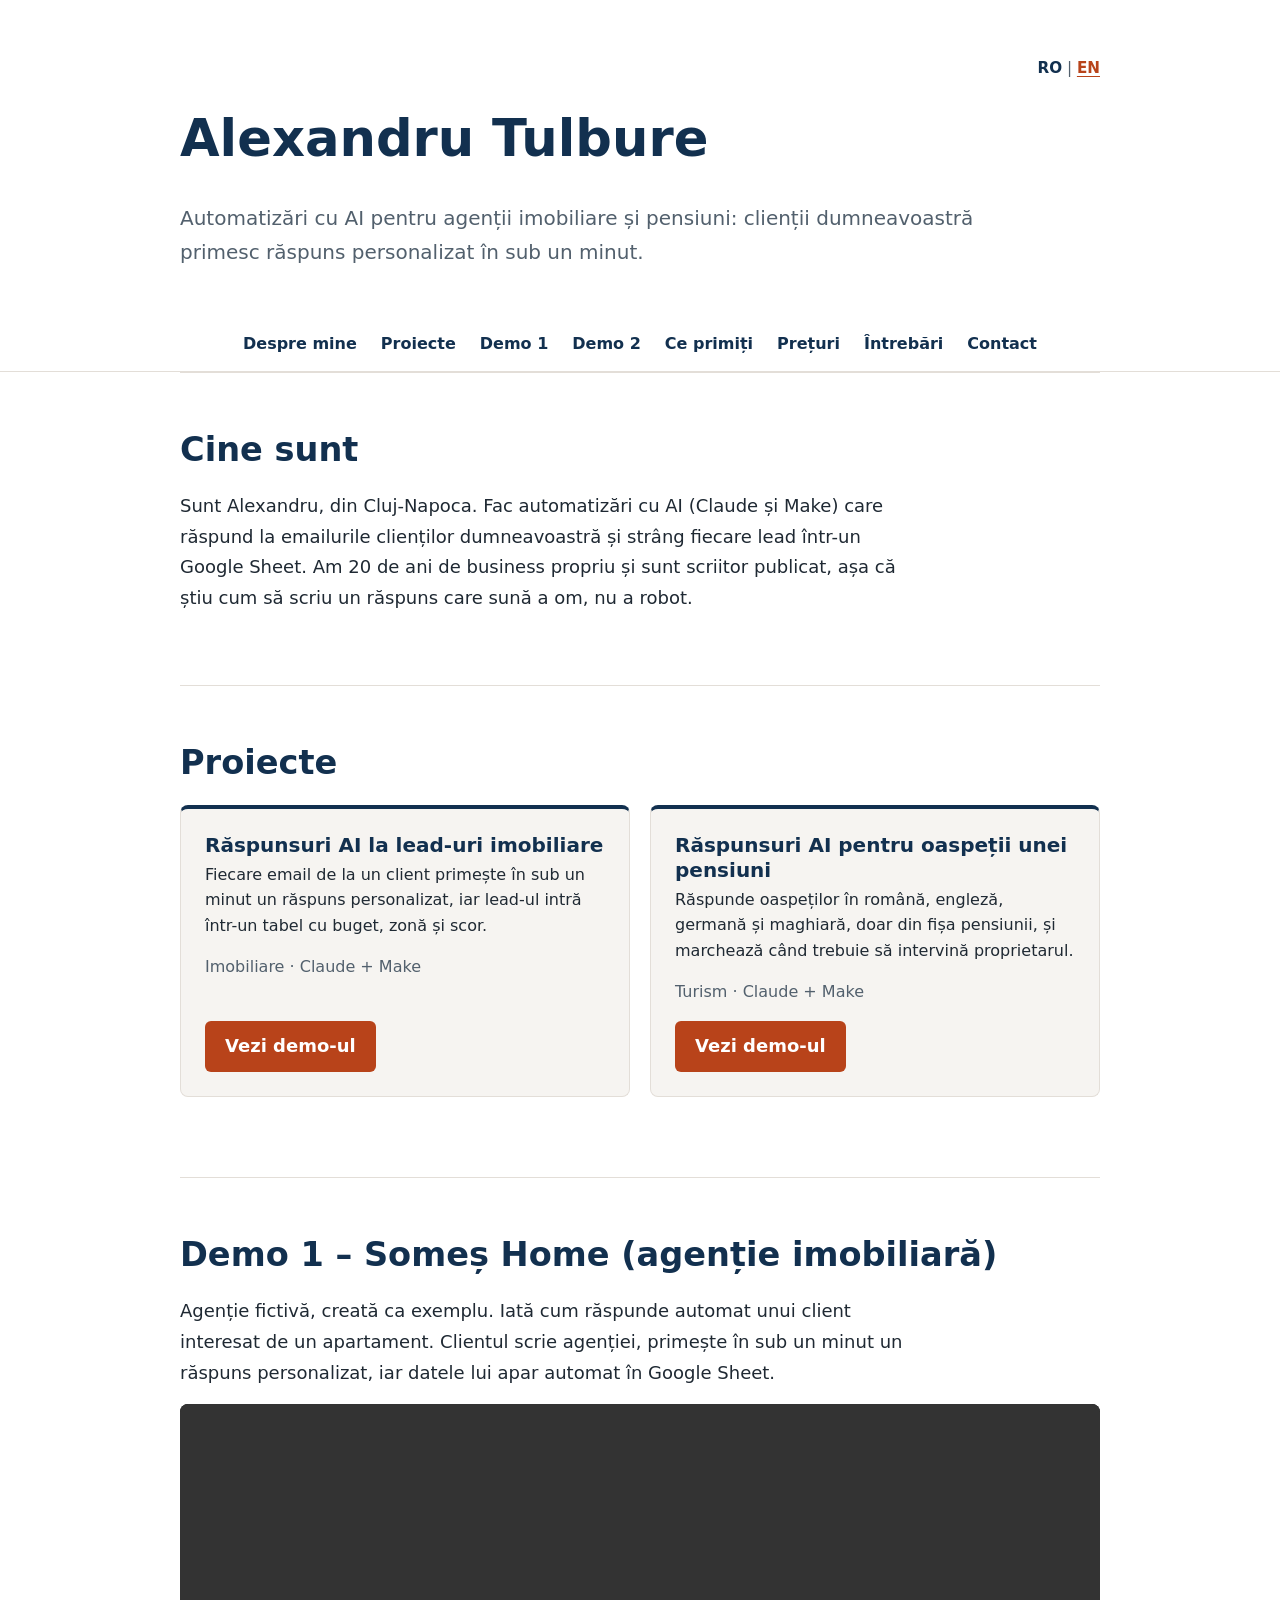
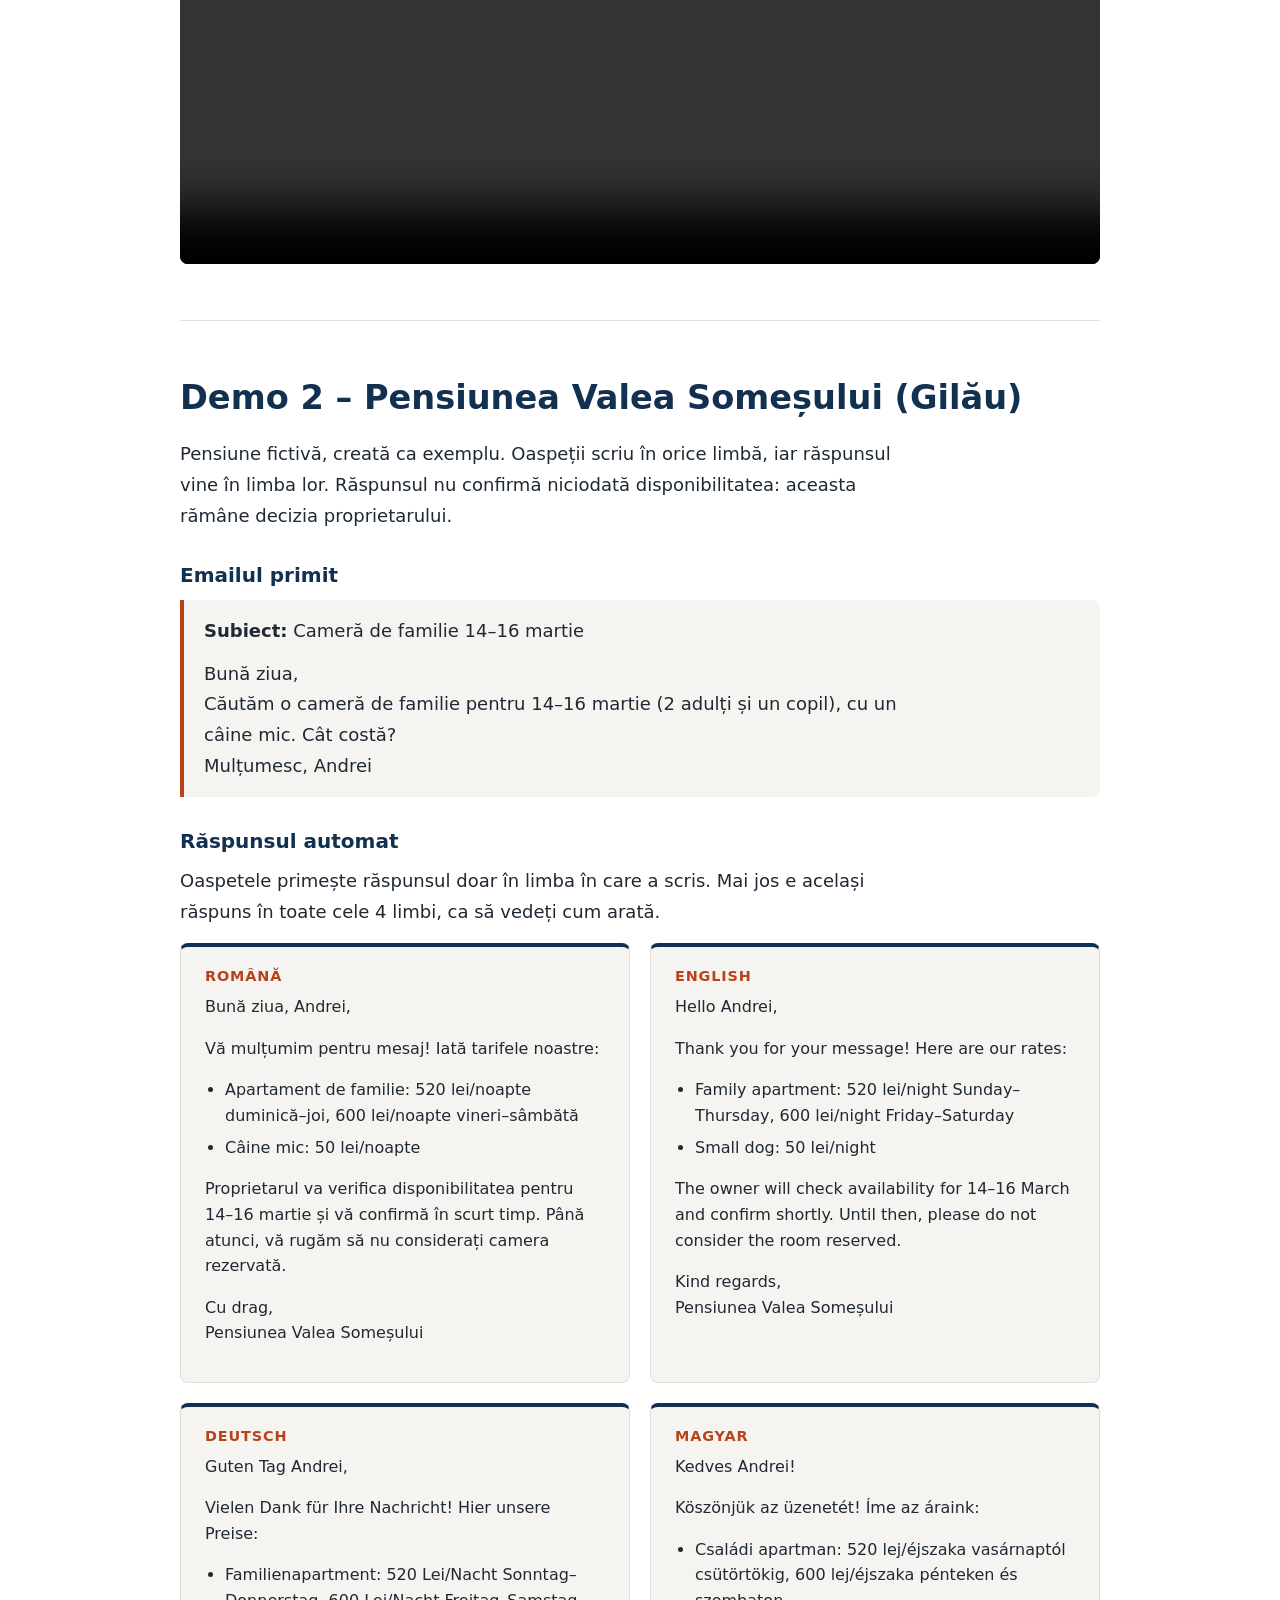
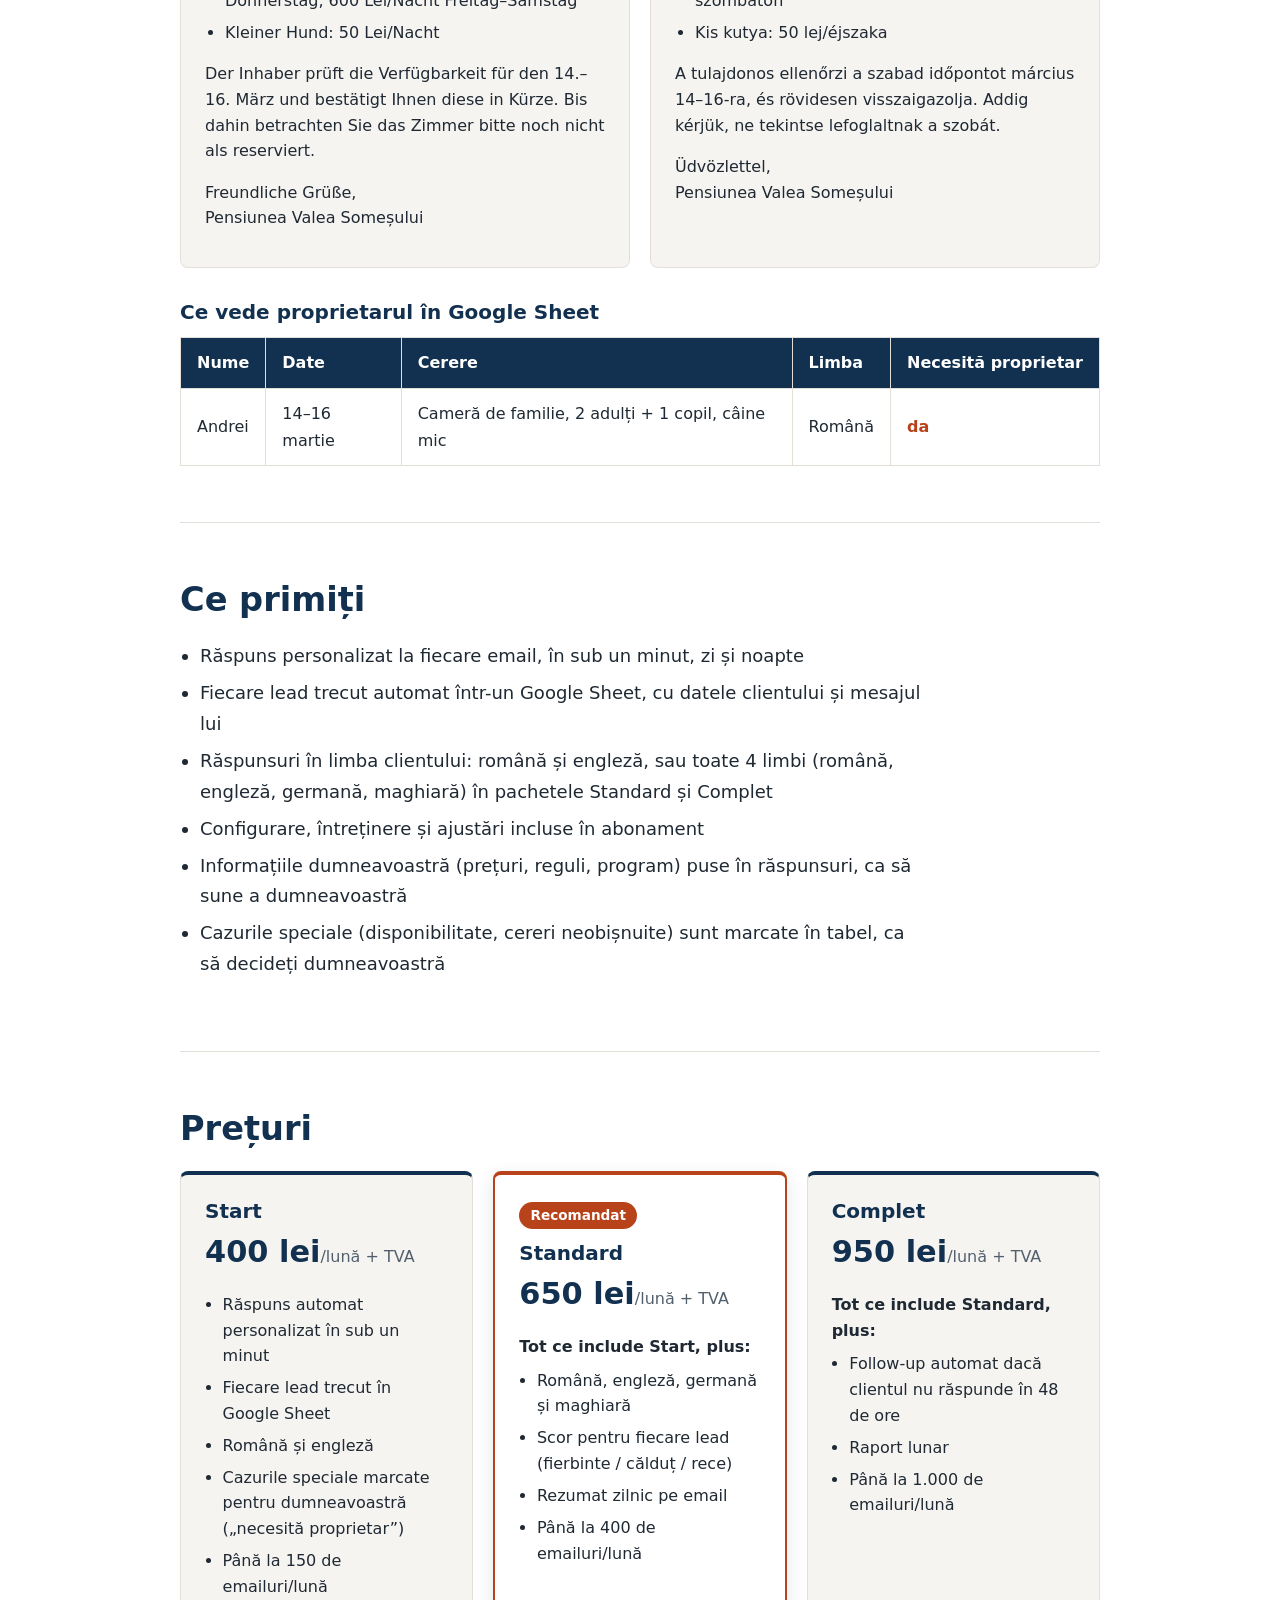
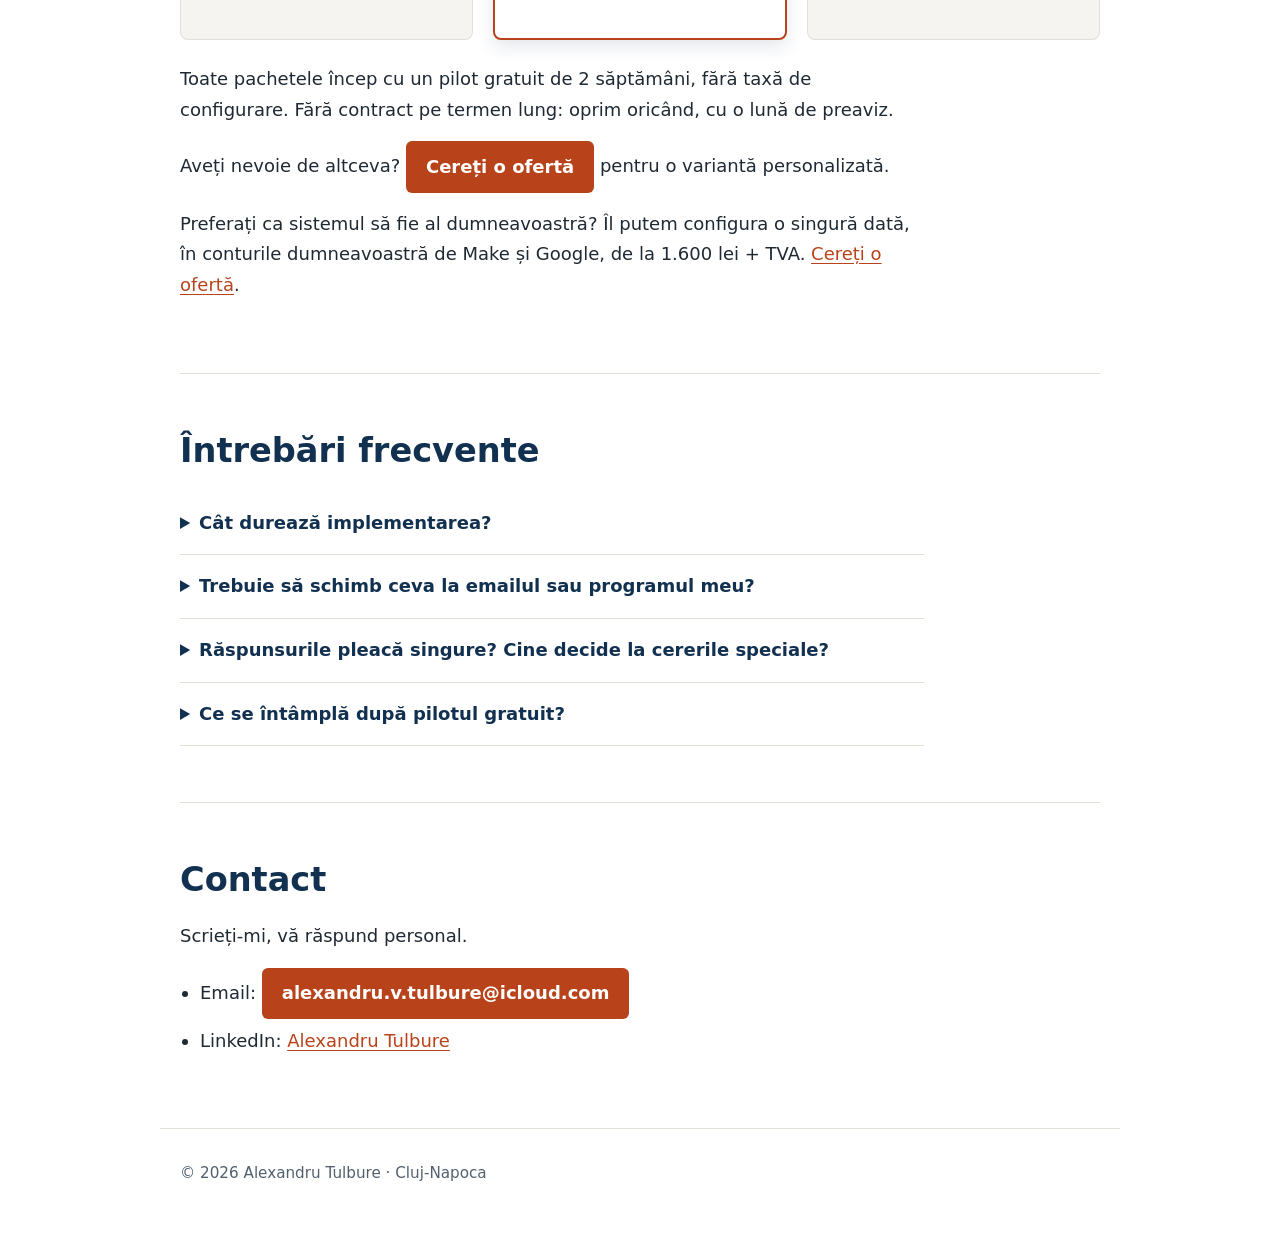
<file: index.html>
<!DOCTYPE html>
<html lang="ro">
<head>
  <meta charset="utf-8">
  <meta name="viewport" content="width=device-width, initial-scale=1">
  <title>Alexandru Tulbure – Automatizări AI pentru agenții imobiliare și pensiuni</title>
  <meta name="description" content="Răspunsuri automate și personalizate la emailurile clienților, în sub un minut. Fiecare lead ajunge într-un Google Sheet.">
  <!-- Previzualizare la distribuirea linkului (Facebook, LinkedIn, WhatsApp etc.) -->
  <meta property="og:type" content="website">
  <meta property="og:locale" content="ro_RO">
  <meta property="og:locale:alternate" content="en_US">
  <meta property="og:url" content="https://aleekx1981-cpu.github.io/site-prezentare/">
  <meta property="og:title" content="Alexandru Tulbure – Automatizări AI pentru agenții imobiliare și pensiuni">
  <meta property="og:description" content="Răspunsuri automate și personalizate la emailurile clienților, în sub un minut. Fiecare lead ajunge într-un Google Sheet.">
  <meta property="og:image" content="https://aleekx1981-cpu.github.io/site-prezentare/preview.png">
  <meta property="og:image:width" content="1200">
  <meta property="og:image:height" content="630">
  <meta name="twitter:card" content="summary_large_image">
  <meta name="twitter:title" content="Alexandru Tulbure – Automatizări AI pentru agenții imobiliare și pensiuni">
  <meta name="twitter:description" content="Răspunsuri automate și personalizate la emailurile clienților, în sub un minut. Fiecare lead ajunge într-un Google Sheet.">
  <meta name="twitter:image" content="https://aleekx1981-cpu.github.io/site-prezentare/preview.png">
  <link rel="alternate" hreflang="ro" href="index.html">
  <link rel="alternate" hreflang="en" href="en/index.html">
  <link rel="stylesheet" href="style.css">
</head>
<body>

  <header>
    <p class="limba" aria-label="Limba">
      <strong aria-current="true">RO</strong> | <a href="en/index.html" hreflang="en" lang="en">EN</a>
    </p>
    <h1>Alexandru Tulbure</h1>
    <p>Automatizări cu AI pentru agenții imobiliare și pensiuni: clienții dumneavoastră primesc răspuns personalizat în sub un minut.</p>
  </header>

  <nav>
    <a href="#despre">Despre mine</a>
    <a href="#proiecte">Proiecte</a>
    <a href="#demo-1">Demo 1</a>
    <a href="#demo-2">Demo 2</a>
    <a href="#primesti">Ce primiți</a>
    <a href="#preturi">Prețuri</a>
    <a href="#faq">Întrebări</a>
    <a href="#contact">Contact</a>
  </nav>

  <main>

    <section id="despre">
      <h2>Cine sunt</h2>
      <p>Sunt Alexandru, din Cluj-Napoca. Fac automatizări cu AI (Claude și Make) care răspund la emailurile clienților dumneavoastră și strâng fiecare lead într-un Google Sheet. Am 20 de ani de business propriu și sunt scriitor publicat, așa că știu cum să scriu un răspuns care sună a om, nu a robot.</p>
    </section>

    <section id="proiecte">
      <h2>Proiecte</h2>
      <div class="pachete proiecte">

        <div class="pachet">
          <h3>Răspunsuri AI la lead-uri imobiliare</h3>
          <p>Fiecare email de la un client primește în sub un minut un răspuns personalizat, iar lead-ul intră într-un tabel cu buget, zonă și scor.</p>
          <p class="nota">Imobiliare · Claude + Make</p>
          <a class="buton" href="#demo-1">Vezi demo-ul</a>
        </div>

        <div class="pachet">
          <h3>Răspunsuri AI pentru oaspeții unei pensiuni</h3>
          <p>Răspunde oaspeților în română, engleză, germană și maghiară, doar din fișa pensiunii, și marchează când trebuie să intervină proprietarul.</p>
          <p class="nota">Turism · Claude + Make</p>
          <a class="buton" href="#demo-2">Vezi demo-ul</a>
        </div>

      </div>
    </section>

    <section id="demo-1">
      <h2>Demo 1 – Someș Home (agenție imobiliară)</h2>
      <p>Agenție fictivă, creată ca exemplu. Iată cum răspunde automat unui client interesat de un apartament. Clientul scrie agenției, primește în sub un minut un răspuns personalizat, iar datele lui apar automat în Google Sheet.</p>
      <video controls preload="metadata" width="100%">
        <source src="demo-somes-home.mp4" type="video/mp4">
        Browserul dumneavoastră nu poate reda videoul.
      </video>
    </section>

    <section id="demo-2">
      <h2>Demo 2 – Pensiunea Valea Someșului (Gilău)</h2>
      <p>Pensiune fictivă, creată ca exemplu. Oaspeții scriu în orice limbă, iar răspunsul vine în limba lor. Răspunsul nu confirmă niciodată disponibilitatea: aceasta rămâne decizia proprietarului.</p>

      <h3>Emailul primit</h3>
      <blockquote>
        <p><strong>Subiect:</strong> Cameră de familie 14–16 martie</p>
        <p>Bună ziua,<br>
        Căutăm o cameră de familie pentru 14–16 martie (2 adulți și un copil), cu un câine mic. Cât costă?<br>
        Mulțumesc, Andrei</p>
      </blockquote>

      <h3>Răspunsul automat</h3>
      <p>Oaspetele primește răspunsul doar în limba în care a scris. Mai jos e același răspuns în toate cele 4 limbi, ca să vedeți cum arată.</p>

      <div class="raspunsuri">

      <article lang="ro">
        <h4>Română</h4>
        <p>Bună ziua, Andrei,</p>
        <p>Vă mulțumim pentru mesaj! Iată tarifele noastre:</p>
        <ul>
          <li>Apartament de familie: 520 lei/noapte duminică–joi, 600 lei/noapte vineri–sâmbătă</li>
          <li>Câine mic: 50 lei/noapte</li>
        </ul>
        <p>Proprietarul va verifica disponibilitatea pentru 14–16 martie și vă confirmă în scurt timp. Până atunci, vă rugăm să nu considerați camera rezervată.</p>
        <p>Cu drag,<br>Pensiunea Valea Someșului</p>
      </article>

      <article lang="en">
        <h4>English</h4>
        <p>Hello Andrei,</p>
        <p>Thank you for your message! Here are our rates:</p>
        <ul>
          <li>Family apartment: 520 lei/night Sunday–Thursday, 600 lei/night Friday–Saturday</li>
          <li>Small dog: 50 lei/night</li>
        </ul>
        <p>The owner will check availability for 14–16 March and confirm shortly. Until then, please do not consider the room reserved.</p>
        <p>Kind regards,<br>Pensiunea Valea Someșului</p>
      </article>

      <article lang="de">
        <h4>Deutsch</h4>
        <p>Guten Tag Andrei,</p>
        <p>Vielen Dank für Ihre Nachricht! Hier unsere Preise:</p>
        <ul>
          <li>Familienapartment: 520 Lei/Nacht Sonntag–Donnerstag, 600 Lei/Nacht Freitag–Samstag</li>
          <li>Kleiner Hund: 50 Lei/Nacht</li>
        </ul>
        <p>Der Inhaber prüft die Verfügbarkeit für den 14.–16. März und bestätigt Ihnen diese in Kürze. Bis dahin betrachten Sie das Zimmer bitte noch nicht als reserviert.</p>
        <p>Freundliche Grüße,<br>Pensiunea Valea Someșului</p>
      </article>

      <article lang="hu">
        <h4>Magyar</h4>
        <p>Kedves Andrei!</p>
        <p>Köszönjük az üzenetét! Íme az áraink:</p>
        <ul>
          <li>Családi apartman: 520 lej/éjszaka vasárnaptól csütörtökig, 600 lej/éjszaka pénteken és szombaton</li>
          <li>Kis kutya: 50 lej/éjszaka</li>
        </ul>
        <p>A tulajdonos ellenőrzi a szabad időpontot március 14–16-ra, és rövidesen visszaigazolja. Addig kérjük, ne tekintse lefoglaltnak a szobát.</p>
        <p>Üdvözlettel,<br>Pensiunea Valea Someșului</p>
      </article>
      </div>

      <h3>Ce vede proprietarul în Google Sheet</h3>
      <table>
        <thead>
          <tr>
            <th>Nume</th>
            <th>Date</th>
            <th>Cerere</th>
            <th>Limba</th>
            <th>Necesită proprietar</th>
          </tr>
        </thead>
        <tbody>
          <tr>
            <td data-label="Nume">Andrei</td>
            <td data-label="Date">14–16 martie</td>
            <td data-label="Cerere">Cameră de familie, 2 adulți + 1 copil, câine mic</td>
            <td data-label="Limba">Română</td>
            <td data-label="Necesită proprietar"><strong>da</strong></td>
          </tr>
        </tbody>
      </table>
    </section>

    <section id="primesti">
      <h2>Ce primiți</h2>
      <ul>
        <li>Răspuns personalizat la fiecare email, în sub un minut, zi și noapte</li>
        <li>Fiecare lead trecut automat într-un Google Sheet, cu datele clientului și mesajul lui</li>
        <li>Răspunsuri în limba clientului: română și engleză, sau toate 4 limbi (română, engleză, germană, maghiară) în pachetele Standard și Complet</li>
        <li>Configurare, întreținere și ajustări incluse în abonament</li>
        <li>Informațiile dumneavoastră (prețuri, reguli, program) puse în răspunsuri, ca să sune a dumneavoastră</li>
        <li>Cazurile speciale (disponibilitate, cereri neobișnuite) sunt marcate în tabel, ca să decideți dumneavoastră</li>
      </ul>
    </section>

    <section id="preturi">
      <h2>Prețuri</h2>
      <div class="pachete">

        <div class="pachet">
          <h3>Start</h3>
          <p class="pret"><strong>400 lei</strong>/lună + TVA</p>
          <ul>
            <li>Răspuns automat personalizat în sub un minut</li>
            <li>Fiecare lead trecut în Google Sheet</li>
            <li>Română și engleză</li>
            <li>Cazurile speciale marcate pentru dumneavoastră („necesită proprietar”)</li>
            <li>Până la 150 de emailuri/lună</li>
          </ul>
        </div>

        <div class="pachet recomandat">
          <p class="insigna">Recomandat</p>
          <h3>Standard</h3>
          <p class="pret"><strong>650 lei</strong>/lună + TVA</p>
          <p class="include">Tot ce include Start, plus:</p>
          <ul>
            <li>Română, engleză, germană și maghiară</li>
            <li>Scor pentru fiecare lead (fierbinte / călduț / rece)</li>
            <li>Rezumat zilnic pe email</li>
            <li>Până la 400 de emailuri/lună</li>
          </ul>
        </div>

        <div class="pachet">
          <h3>Complet</h3>
          <p class="pret"><strong>950 lei</strong>/lună + TVA</p>
          <p class="include">Tot ce include Standard, plus:</p>
          <ul>
            <li>Follow-up automat dacă clientul nu răspunde în 48 de ore</li>
            <li>Raport lunar</li>
            <li>Până la 1.000 de emailuri/lună</li>
          </ul>
        </div>

      </div>

      <p>Toate pachetele încep cu un pilot gratuit de 2 săptămâni, fără taxă de configurare. Fără contract pe termen lung: oprim oricând, cu o lună de preaviz.</p>
      <p>Aveți nevoie de altceva? <a class="buton" href="#contact">Cereți o ofertă</a> pentru o variantă personalizată.</p>
      <p>Preferați ca sistemul să fie al dumneavoastră? Îl putem configura o singură dată, în conturile dumneavoastră de Make și Google, de la 1.600 lei + TVA. <a href="#contact">Cereți o ofertă</a>.</p>
    </section>

    <section id="faq">
      <h2>Întrebări frecvente</h2>
      <details>
        <summary>Cât durează implementarea?</summary>
        <p>Pilotul pornește în 1–2 zile.</p>
      </details>
      <details>
        <summary>Trebuie să schimb ceva la emailul sau programul meu?</summary>
        <p>Nu schimbați nimic din ce folosiți. Îmi dați doar acces la adresa de email, iar restul îl configurez eu.</p>
      </details>
      <details>
        <summary>Răspunsurile pleacă singure? Cine decide la cererile speciale?</summary>
        <p>Răspunsurile pleacă automat, în sub un minut. Cazurile speciale (disponibilitate, cereri neobișnuite) sunt marcate în tabel cu „necesită proprietar: da”, iar dumneavoastră decideți. Răspunsul automat nu confirmă niciodată o rezervare.</p>
      </details>
      <details>
        <summary>Ce se întâmplă după pilotul gratuit?</summary>
        <p>Dacă rezultatele vă mulțumesc, alegeți unul dintre cele 3 pachete: Start (400 lei/lună), Standard (650 lei/lună) sau Complet (950 lei/lună), toate + TVA. Dacă nu, ne oprim, fără obligații și fără costuri.</p>
      </details>
    </section>

    <section id="contact">
      <h2>Contact</h2>
      <p>Scrieți-mi, vă răspund personal.</p>
      <ul>
        <li>Email: <a class="buton" href="mailto:alexandru.v.tulbure@icloud.com">alexandru.v.tulbure@icloud.com</a></li>
        <li>LinkedIn: <a href="https://www.linkedin.com/in/alexandru-tulbure-516689139" target="_blank" rel="noopener">Alexandru Tulbure</a></li>
      </ul>
    </section>

  </main>

  <footer>
    <p>© 2026 Alexandru Tulbure · Cluj-Napoca</p>
  </footer>

</body>
</html>
</file>
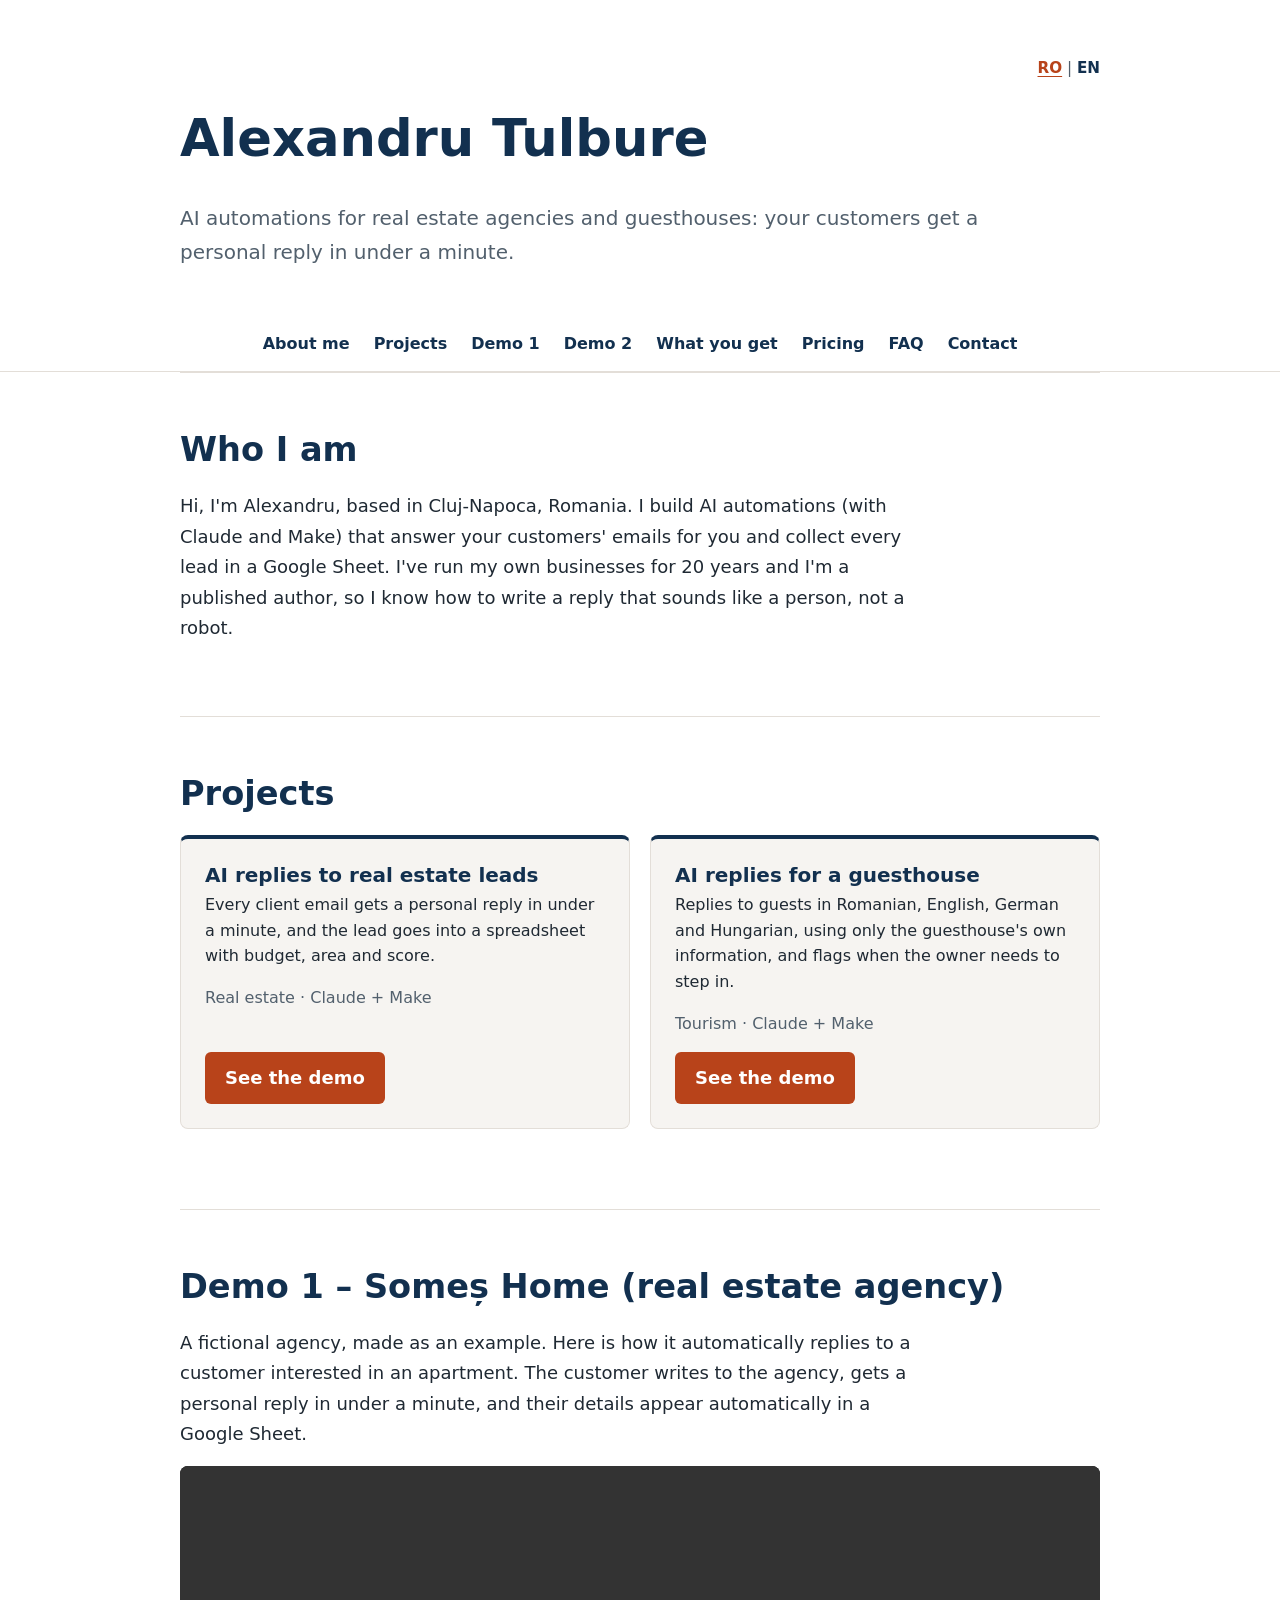
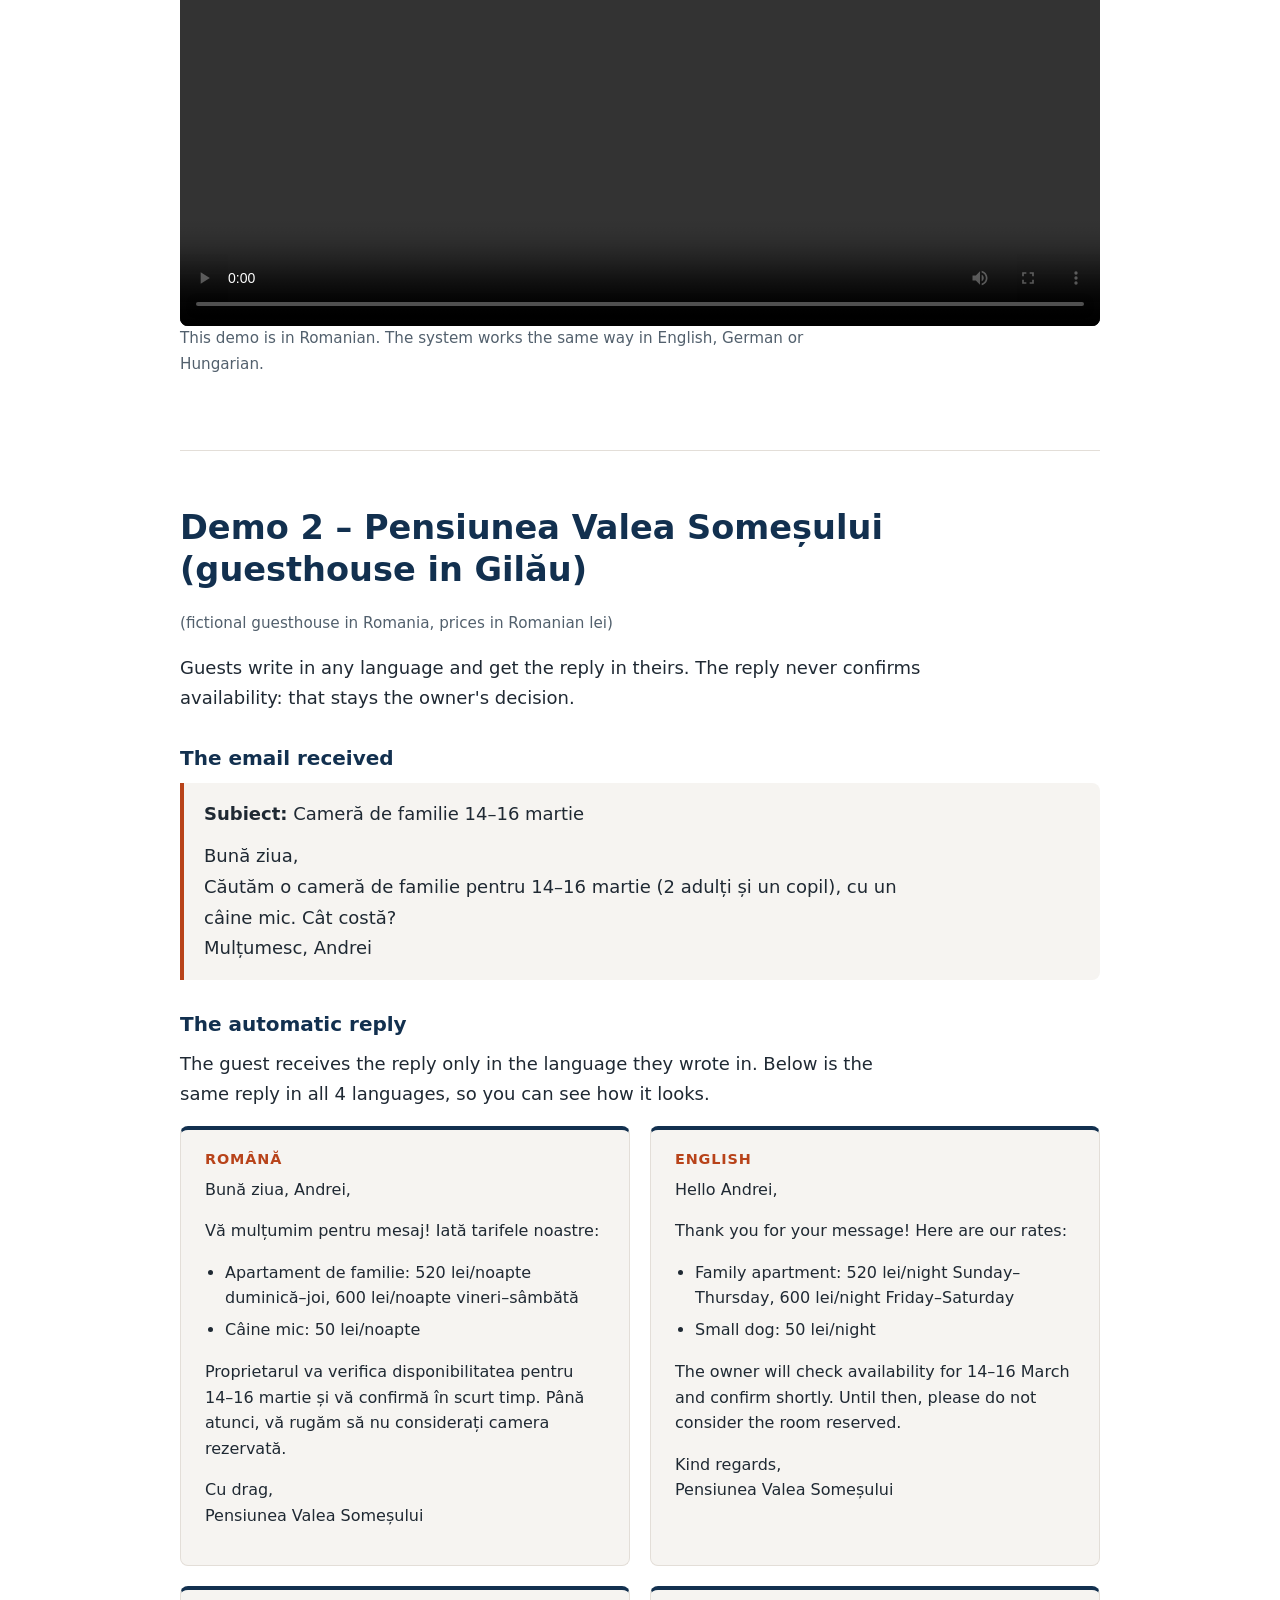
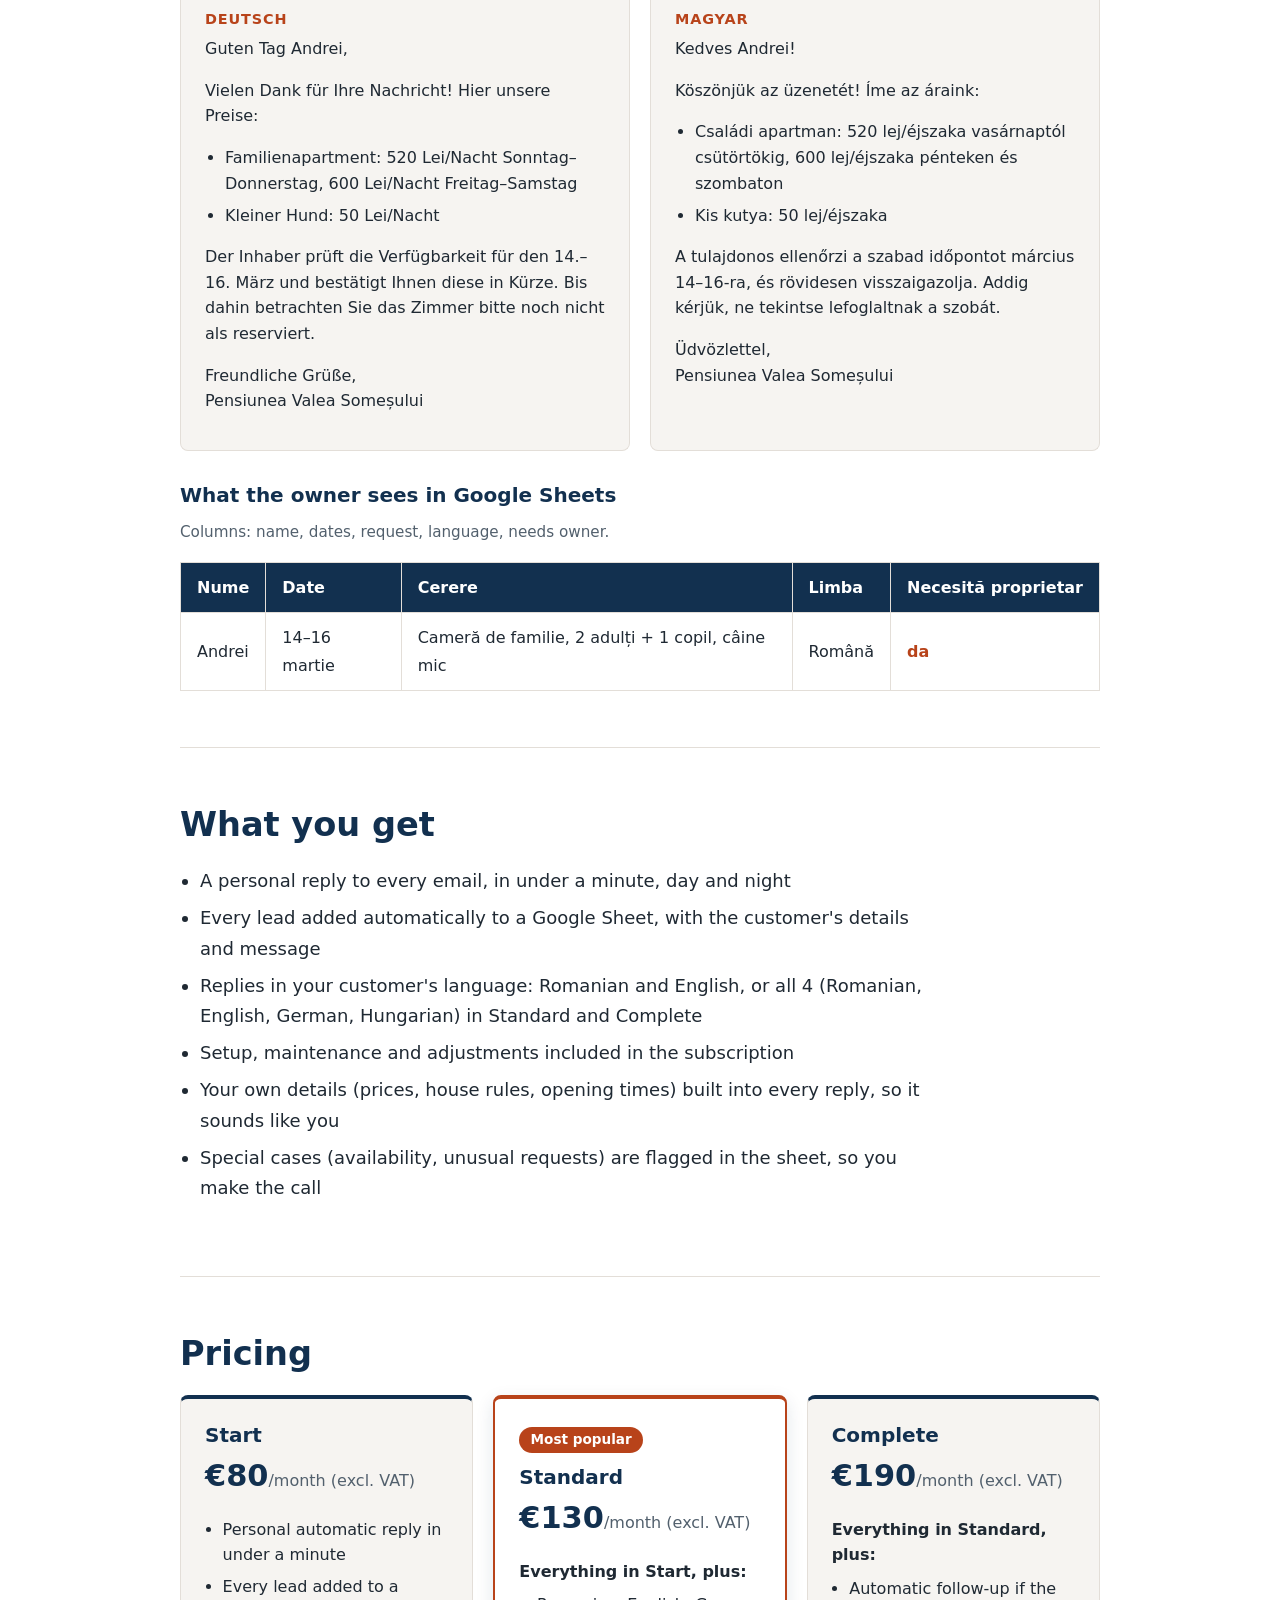
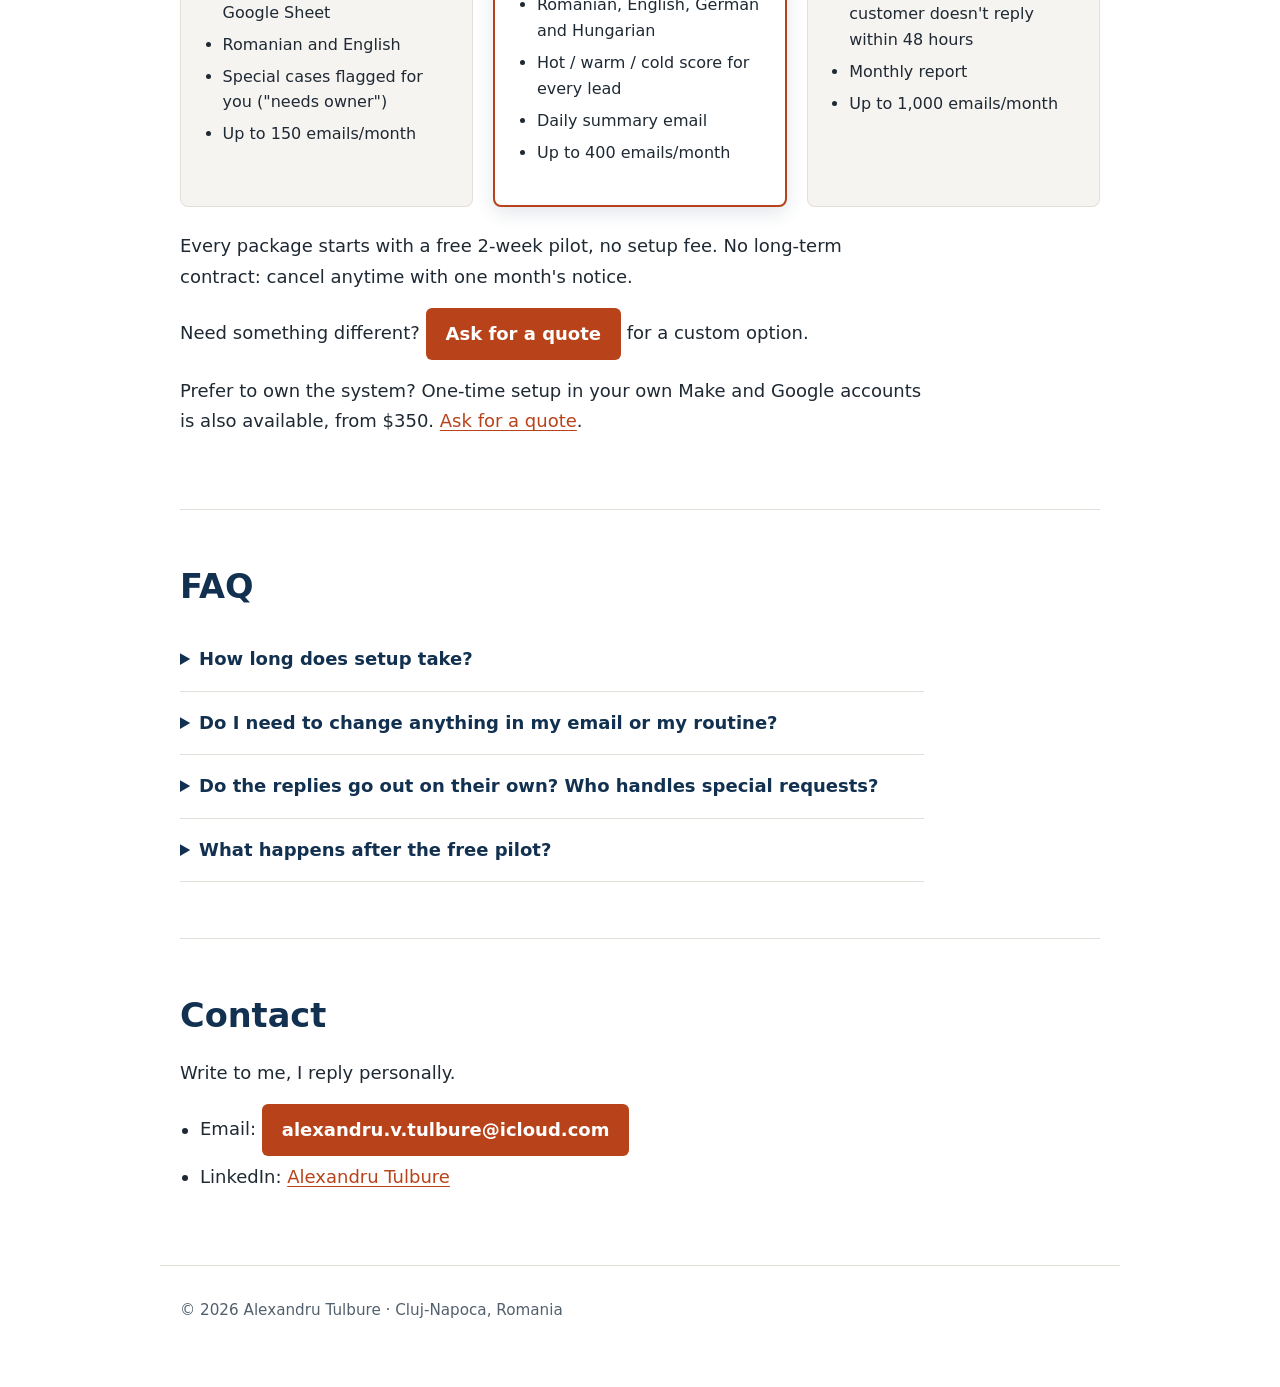
<file: en/index.html>
<!DOCTYPE html>
<html lang="en">
<head>
  <meta charset="utf-8">
  <meta name="viewport" content="width=device-width, initial-scale=1">
  <title>Alexandru Tulbure – AI automations for real estate agencies and guesthouses</title>
  <meta name="description" content="Personal, automatic replies to your customers' emails in under a minute. Every lead lands in a Google Sheet.">
  <!-- Link preview (Facebook, LinkedIn, WhatsApp, etc.) -->
  <meta property="og:type" content="website">
  <meta property="og:locale" content="en_US">
  <meta property="og:locale:alternate" content="ro_RO">
  <meta property="og:url" content="https://aleekx1981-cpu.github.io/site-prezentare/en/">
  <meta property="og:title" content="Alexandru Tulbure – AI automations for real estate agencies and guesthouses">
  <meta property="og:description" content="Personal, automatic replies to your customers' emails in under a minute. Every lead lands in a Google Sheet.">
  <meta property="og:image" content="https://aleekx1981-cpu.github.io/site-prezentare/preview.png">
  <meta property="og:image:width" content="1200">
  <meta property="og:image:height" content="630">
  <meta name="twitter:card" content="summary_large_image">
  <meta name="twitter:title" content="Alexandru Tulbure – AI automations for real estate agencies and guesthouses">
  <meta name="twitter:description" content="Personal, automatic replies to your customers' emails in under a minute. Every lead lands in a Google Sheet.">
  <meta name="twitter:image" content="https://aleekx1981-cpu.github.io/site-prezentare/preview.png">
  <link rel="alternate" hreflang="ro" href="../index.html">
  <link rel="alternate" hreflang="en" href="index.html">
  <link rel="stylesheet" href="../style.css">
</head>
<body>

  <header>
    <p class="limba" aria-label="Language">
      <a href="../index.html" hreflang="ro" lang="ro">RO</a> | <strong aria-current="true">EN</strong>
    </p>
    <h1>Alexandru Tulbure</h1>
    <p>AI automations for real estate agencies and guesthouses: your customers get a personal reply in under a minute.</p>
  </header>

  <nav>
    <a href="#despre">About me</a>
    <a href="#proiecte">Projects</a>
    <a href="#demo-1">Demo 1</a>
    <a href="#demo-2">Demo 2</a>
    <a href="#primesti">What you get</a>
    <a href="#preturi">Pricing</a>
    <a href="#faq">FAQ</a>
    <a href="#contact">Contact</a>
  </nav>

  <main>

    <section id="despre">
      <h2>Who I am</h2>
      <p>Hi, I'm Alexandru, based in Cluj-Napoca, Romania. I build AI automations (with Claude and Make) that answer your customers' emails for you and collect every lead in a Google Sheet. I've run my own businesses for 20 years and I'm a published author, so I know how to write a reply that sounds like a person, not a robot.</p>
    </section>

    <section id="proiecte">
      <h2>Projects</h2>
      <div class="pachete proiecte">

        <div class="pachet">
          <h3>AI replies to real estate leads</h3>
          <p>Every client email gets a personal reply in under a minute, and the lead goes into a spreadsheet with budget, area and score.</p>
          <p class="nota">Real estate · Claude + Make</p>
          <a class="buton" href="#demo-1">See the demo</a>
        </div>

        <div class="pachet">
          <h3>AI replies for a guesthouse</h3>
          <p>Replies to guests in Romanian, English, German and Hungarian, using only the guesthouse's own information, and flags when the owner needs to step in.</p>
          <p class="nota">Tourism · Claude + Make</p>
          <a class="buton" href="#demo-2">See the demo</a>
        </div>

      </div>
    </section>

    <section id="demo-1">
      <h2>Demo 1 – Someș Home (real estate agency)</h2>
      <p>A fictional agency, made as an example. Here is how it automatically replies to a customer interested in an apartment. The customer writes to the agency, gets a personal reply in under a minute, and their details appear automatically in a Google Sheet.</p>
      <video controls preload="metadata" width="100%">
        <source src="../demo-somes-home.mp4" type="video/mp4">
        Your browser cannot play this video.
      </video>
      <p class="nota">This demo is in Romanian. The system works the same way in English, German or Hungarian.</p>
    </section>

    <section id="demo-2">
      <h2>Demo 2 – Pensiunea Valea Someșului (guesthouse in Gilău)</h2>
      <p class="nota">(fictional guesthouse in Romania, prices in Romanian lei)</p>
      <p>Guests write in any language and get the reply in theirs. The reply never confirms availability: that stays the owner's decision.</p>

      <h3>The email received</h3>
      <blockquote lang="ro">
        <p><strong>Subiect:</strong> Cameră de familie 14–16 martie</p>
        <p>Bună ziua,<br>
        Căutăm o cameră de familie pentru 14–16 martie (2 adulți și un copil), cu un câine mic. Cât costă?<br>
        Mulțumesc, Andrei</p>
      </blockquote>

      <h3>The automatic reply</h3>
      <p>The guest receives the reply only in the language they wrote in. Below is the same reply in all 4 languages, so you can see how it looks.</p>

      <div class="raspunsuri">
      <article lang="ro">
        <h4>Română</h4>
        <p>Bună ziua, Andrei,</p>
        <p>Vă mulțumim pentru mesaj! Iată tarifele noastre:</p>
        <ul>
          <li>Apartament de familie: 520 lei/noapte duminică–joi, 600 lei/noapte vineri–sâmbătă</li>
          <li>Câine mic: 50 lei/noapte</li>
        </ul>
        <p>Proprietarul va verifica disponibilitatea pentru 14–16 martie și vă confirmă în scurt timp. Până atunci, vă rugăm să nu considerați camera rezervată.</p>
        <p>Cu drag,<br>Pensiunea Valea Someșului</p>
      </article>

      <article lang="en">
        <h4>English</h4>
        <p>Hello Andrei,</p>
        <p>Thank you for your message! Here are our rates:</p>
        <ul>
          <li>Family apartment: 520 lei/night Sunday–Thursday, 600 lei/night Friday–Saturday</li>
          <li>Small dog: 50 lei/night</li>
        </ul>
        <p>The owner will check availability for 14–16 March and confirm shortly. Until then, please do not consider the room reserved.</p>
        <p>Kind regards,<br>Pensiunea Valea Someșului</p>
      </article>

      <article lang="de">
        <h4>Deutsch</h4>
        <p>Guten Tag Andrei,</p>
        <p>Vielen Dank für Ihre Nachricht! Hier unsere Preise:</p>
        <ul>
          <li>Familienapartment: 520 Lei/Nacht Sonntag–Donnerstag, 600 Lei/Nacht Freitag–Samstag</li>
          <li>Kleiner Hund: 50 Lei/Nacht</li>
        </ul>
        <p>Der Inhaber prüft die Verfügbarkeit für den 14.–16. März und bestätigt Ihnen diese in Kürze. Bis dahin betrachten Sie das Zimmer bitte noch nicht als reserviert.</p>
        <p>Freundliche Grüße,<br>Pensiunea Valea Someșului</p>
      </article>

      <article lang="hu">
        <h4>Magyar</h4>
        <p>Kedves Andrei!</p>
        <p>Köszönjük az üzenetét! Íme az áraink:</p>
        <ul>
          <li>Családi apartman: 520 lej/éjszaka vasárnaptól csütörtökig, 600 lej/éjszaka pénteken és szombaton</li>
          <li>Kis kutya: 50 lej/éjszaka</li>
        </ul>
        <p>A tulajdonos ellenőrzi a szabad időpontot március 14–16-ra, és rövidesen visszaigazolja. Addig kérjük, ne tekintse lefoglaltnak a szobát.</p>
        <p>Üdvözlettel,<br>Pensiunea Valea Someșului</p>
      </article>
      </div>

      <h3>What the owner sees in Google Sheets</h3>
      <p class="nota">Columns: name, dates, request, language, needs owner.</p>
      <table lang="ro">
        <thead>
          <tr>
            <th>Nume</th>
            <th>Date</th>
            <th>Cerere</th>
            <th>Limba</th>
            <th>Necesită proprietar</th>
          </tr>
        </thead>
        <tbody>
          <tr>
            <td data-label="Nume">Andrei</td>
            <td data-label="Date">14–16 martie</td>
            <td data-label="Cerere">Cameră de familie, 2 adulți + 1 copil, câine mic</td>
            <td data-label="Limba">Română</td>
            <td data-label="Necesită proprietar"><strong>da</strong></td>
          </tr>
        </tbody>
      </table>
    </section>

    <section id="primesti">
      <h2>What you get</h2>
      <ul>
        <li>A personal reply to every email, in under a minute, day and night</li>
        <li>Every lead added automatically to a Google Sheet, with the customer's details and message</li>
        <li>Replies in your customer's language: Romanian and English, or all 4 (Romanian, English, German, Hungarian) in Standard and Complete</li>
        <li>Setup, maintenance and adjustments included in the subscription</li>
        <li>Your own details (prices, house rules, opening times) built into every reply, so it sounds like you</li>
        <li>Special cases (availability, unusual requests) are flagged in the sheet, so you make the call</li>
      </ul>
    </section>

    <section id="preturi">
      <h2>Pricing</h2>
      <div class="pachete">

        <div class="pachet">
          <h3>Start</h3>
          <p class="pret"><strong>€80</strong>/month (excl. VAT)</p>
          <ul>
            <li>Personal automatic reply in under a minute</li>
            <li>Every lead added to a Google Sheet</li>
            <li>Romanian and English</li>
            <li>Special cases flagged for you ("needs owner")</li>
            <li>Up to 150 emails/month</li>
          </ul>
        </div>

        <div class="pachet recomandat">
          <p class="insigna">Most popular</p>
          <h3>Standard</h3>
          <p class="pret"><strong>€130</strong>/month (excl. VAT)</p>
          <p class="include">Everything in Start, plus:</p>
          <ul>
            <li>Romanian, English, German and Hungarian</li>
            <li>Hot / warm / cold score for every lead</li>
            <li>Daily summary email</li>
            <li>Up to 400 emails/month</li>
          </ul>
        </div>

        <div class="pachet">
          <h3>Complete</h3>
          <p class="pret"><strong>€190</strong>/month (excl. VAT)</p>
          <p class="include">Everything in Standard, plus:</p>
          <ul>
            <li>Automatic follow-up if the customer doesn't reply within 48 hours</li>
            <li>Monthly report</li>
            <li>Up to 1,000 emails/month</li>
          </ul>
        </div>

      </div>

      <p>Every package starts with a free 2-week pilot, no setup fee. No long-term contract: cancel anytime with one month's notice.</p>
      <p>Need something different? <a class="buton" href="#contact">Ask for a quote</a> for a custom option.</p>
      <p>Prefer to own the system? One-time setup in your own Make and Google accounts is also available, from $350. <a href="#contact">Ask for a quote</a>.</p>
    </section>

    <section id="faq">
      <h2>FAQ</h2>
      <details>
        <summary>How long does setup take?</summary>
        <p>Your free pilot starts within 1–2 days.</p>
      </details>
      <details>
        <summary>Do I need to change anything in my email or my routine?</summary>
        <p>No. You keep using everything you use today. You just give me access to your email address, and I set up the rest.</p>
      </details>
      <details>
        <summary>Do the replies go out on their own? Who handles special requests?</summary>
        <p>Yes, replies go out automatically, in under a minute. Special cases, such as availability or unusual requests, are flagged in the sheet with "needs owner: yes", so you decide. The automatic reply never confirms a booking.</p>
      </details>
      <details>
        <summary>What happens after the free pilot?</summary>
        <p>If you're happy with the results, you choose one of the 3 packages: Start (€80/month), Standard (€130/month) or Complete (€190/month), all excl. VAT. If not, we simply stop — no obligation, no cost.</p>
      </details>
    </section>

    <section id="contact">
      <h2>Contact</h2>
      <p>Write to me, I reply personally.</p>
      <ul>
        <li>Email: <a class="buton" href="mailto:alexandru.v.tulbure@icloud.com">alexandru.v.tulbure@icloud.com</a></li>
        <li>LinkedIn: <a href="https://www.linkedin.com/in/alexandru-tulbure-516689139" target="_blank" rel="noopener">Alexandru Tulbure</a></li>
      </ul>
    </section>

  </main>

  <footer>
    <p>© 2026 Alexandru Tulbure · Cluj-Napoca, Romania</p>
  </footer>

</body>
</html>
</file>
<file: style.css>
/* ===== Culori și valori de bază (le schimbi aici, o singură dată) ===== */
:root {
  --text: #1f2933;          /* text închis */
  --text-soft: #52606d;     /* text secundar */
  --albastru: #12304f;      /* albastru închis, pentru titluri */
  --accent: #b8431a;        /* portocaliu-teracotă */
  --accent-inchis: #963512; /* teracotă la hover */
  --fundal: #ffffff;
  --fundal-soft: #f6f4f1;   /* alb cald, pentru carduri */
  --linie: #e3ded8;
  --latime: 960px;
}

/* ===== Bază ===== */
* { box-sizing: border-box; }

html {
  scroll-behavior: smooth;
  scroll-padding-top: 4.5rem; /* ca meniul fix să nu acopere titlul la salt */
}

body {
  margin: 0;
  background: var(--fundal);
  color: var(--text);
  font-family: system-ui, -apple-system, "Segoe UI", Roboto, Helvetica, Arial, sans-serif;
  font-size: 1.125rem;   /* 18px, ușor de citit pe telefon fără zoom */
  line-height: 1.7;
}

h1, h2, h3, h4 {
  color: var(--albastru);
  line-height: 1.25;
  margin: 0 0 0.6em;
}
h1 { font-size: clamp(2.2rem, 6vw, 3.2rem); }
h2 { font-size: clamp(1.6rem, 4.5vw, 2.1rem); }
h3 { font-size: 1.25rem; margin-top: 2rem; }
h4 { font-size: 1.05rem; }

p, ul { margin: 0 0 1rem; max-width: 65ch; }
ul { padding-left: 1.25rem; }
li { margin-bottom: 0.4rem; }

a { color: var(--accent); text-underline-offset: 3px; }
a:hover { color: var(--accent-inchis); }

/* ===== Aranjare: header, secțiuni, footer într-o coloană centrată ===== */
header, main, footer {
  width: 100%;
  max-width: var(--latime);
  margin: 0 auto;
  padding-left: 1.25rem;
  padding-right: 1.25rem;
}

header { padding-top: 3.5rem; padding-bottom: 2rem; }
header p { font-size: 1.25rem; color: var(--text-soft); }

section {
  padding: 3.5rem 0;
  border-top: 1px solid var(--linie);
}

footer {
  padding-top: 2rem;
  padding-bottom: 3rem;
  border-top: 1px solid var(--linie);
  color: var(--text-soft);
  font-size: 0.95rem;
}

/* ===== Comutator de limbă RO | EN ===== */
header p.limba {
  margin: 0 0 1.5rem;
  max-width: none;
  text-align: right;
  font-size: 0.95rem;
  color: var(--text-soft);
}
.limba a { font-weight: 600; }
.limba strong { color: var(--albastru); }

/* ===== Notă mică (sub video, sub titluri) ===== */
.nota {
  font-size: 0.95rem;
  color: var(--text-soft);
}

/* ===== Meniul fix ===== */
nav {
  position: sticky;
  top: 0;
  z-index: 10;
  display: flex;
  gap: 1.5rem;
  padding: 0.85rem 1.25rem;
  background: rgba(255, 255, 255, 0.97);
  border-bottom: 1px solid var(--linie);
  overflow-x: auto;      /* pe telefon: se derulează lateral, fără să strice pagina */
  white-space: nowrap;
}
nav a {
  color: var(--albastru);
  text-decoration: none;
  font-weight: 600;
  font-size: 1rem;
}
nav a:hover { color: var(--accent); }

@media (min-width: 960px) {
  nav { justify-content: center; }
}

/* ===== Butoane (linkurile cu clasa "buton") ===== */
.buton {
  display: inline-block;
  padding: 0.65rem 1.25rem;
  background: var(--accent);
  color: #fff;
  font-weight: 600;
  text-decoration: none;
  border-radius: 6px;
  word-break: break-word;
}
.buton:hover { background: var(--accent-inchis); color: #fff; }

/* ===== Video ===== */
video {
  display: block;
  width: 100%;
  max-width: 100%;
  height: auto;
  border-radius: 8px;
  background: #000;
}

/* ===== Emailul primit ===== */
blockquote {
  margin: 0 0 1.5rem;
  padding: 1rem 1.25rem;
  background: var(--fundal-soft);
  border-left: 4px solid var(--accent);
  border-radius: 0 8px 8px 0;
}
blockquote p { margin-bottom: 0.75rem; }
blockquote p:last-child { margin-bottom: 0; }

/* ===== Cardurile cu răspunsuri: 1 pe telefon, 2 pe rând pe calculator ===== */
.raspunsuri {
  display: grid;
  grid-template-columns: 1fr;
  gap: 1.25rem;
  margin-bottom: 1rem;
}
@media (min-width: 720px) {
  .raspunsuri { grid-template-columns: 1fr 1fr; }
}

article {
  background: var(--fundal-soft);
  border: 1px solid var(--linie);
  border-top: 4px solid var(--albastru);
  border-radius: 8px;
  padding: 1.25rem 1.5rem;
}
article h4 {
  text-transform: uppercase;
  letter-spacing: 0.06em;
  font-size: 0.9rem;
  color: var(--accent);
}
article p, article ul { font-size: 1rem; line-height: 1.6; max-width: none; }

/* ===== Tabelul (se derulează lateral pe telefon dacă nu încape) ===== */
table {
  display: block;
  overflow-x: auto;
  border-collapse: collapse;
  font-size: 1rem;
}
th, td {
  padding: 0.7rem 1rem;
  border: 1px solid var(--linie);
  text-align: left;
}
th {
  background: var(--albastru);
  color: #fff;
  font-weight: 600;
  white-space: nowrap;
}
td strong { color: var(--accent); }

/* ===== Pachete de prețuri: 1 pe telefon, 3 unul lângă altul pe calculator ===== */
.pachete {
  display: grid;
  grid-template-columns: 1fr;
  gap: 1.25rem;
  margin-bottom: 1.5rem;
}
@media (min-width: 860px) {
  .pachete { grid-template-columns: repeat(3, 1fr); align-items: stretch; }
}

.pachet {
  position: relative;
  background: var(--fundal-soft);
  border: 1px solid var(--linie);
  border-top: 4px solid var(--albastru);
  border-radius: 8px;
  padding: 1.5rem;
}
.pachet h3 { margin-top: 0; margin-bottom: 0.25rem; }
.pachet p, .pachet ul { max-width: none; font-size: 1rem; line-height: 1.6; }
.pachet ul { padding-left: 1.1rem; }

/* Proiecte: 2 carduri pe rând pe calculator */
@media (min-width: 860px) {
  .pachete.proiecte { grid-template-columns: repeat(2, 1fr); }
}

/* Butoanele din Proiecte stau la baza cardurilor, pe aceeași linie */
.proiecte .pachet {
  display: flex;
  flex-direction: column;
}
.proiecte .pachet .buton {
  margin-top: auto;
  align-self: flex-start;
}

.pret { color: var(--text-soft); margin-bottom: 1rem; }
.pret strong { font-size: 1.9rem; color: var(--albastru); }
.include { font-weight: 600; margin-bottom: 0.5rem; }

/* Cardul evidențiat (Standard / Most popular) */
.pachet.recomandat {
  background: #fff;
  border: 2px solid var(--accent);
  border-top: 4px solid var(--accent);
  box-shadow: 0 6px 18px rgba(18, 48, 79, 0.12);
}
.insigna {
  display: inline-block;
  margin: 0 0 0.75rem;
  padding: 0.15rem 0.7rem;
  background: var(--accent);
  color: #fff;
  font-size: 0.85rem !important;
  font-weight: 600;
  border-radius: 999px;
}

/* ===== Întrebări frecvente ===== */
details {
  border-bottom: 1px solid var(--linie);
  padding: 1rem 0;
  max-width: 65ch;
}
summary {
  cursor: pointer;
  font-weight: 600;
  color: var(--albastru);
}
summary:hover { color: var(--accent); }
details p { margin: 0.75rem 0 0; }

/* ===== Telefon (până la 600px): meniu pe 2 rânduri, tabel ca un card ===== */
@media (max-width: 600px) {
  /* Meniul: linkurile trec pe rândul următor, se văd toate 7 */
  nav {
    flex-wrap: wrap;
    gap: 0.4rem 1.1rem;
    overflow-x: visible;
    white-space: normal;
    justify-content: center;
  }

  /* Tabelul: fiecare rând devine un card, fiecare câmp pe rândul lui */
  table { display: block; overflow-x: visible; }
  thead {
    /* antetul se ascunde vizual, dar rămâne pentru cititoarele de ecran */
    position: absolute;
    width: 1px;
    height: 1px;
    overflow: hidden;
    clip: rect(0 0 0 0);
  }
  tbody, tr, td { display: block; }
  tr {
    background: var(--fundal-soft);
    border: 1px solid var(--linie);
    border-top: 4px solid var(--albastru);
    border-radius: 8px;
    padding: 0.5rem 1rem;
  }
  td {
    display: flex;
    gap: 0.75rem;
    border: 0;
    border-bottom: 1px solid var(--linie);
    padding: 0.6rem 0;
  }
  td:last-child { border-bottom: 0; }
  td::before {
    content: attr(data-label) ":";
    flex: 0 0 8.5rem;       /* eticheta în stânga, aliniată */
    font-weight: 600;
    color: var(--albastru);
  }
}

/* ===== Ecrane foarte mici ===== */
@media (max-width: 480px) {
  section { padding: 2.5rem 0; }
  header { padding-top: 2.5rem; }
  article { padding: 1rem 1.1rem; }
}
</file>
